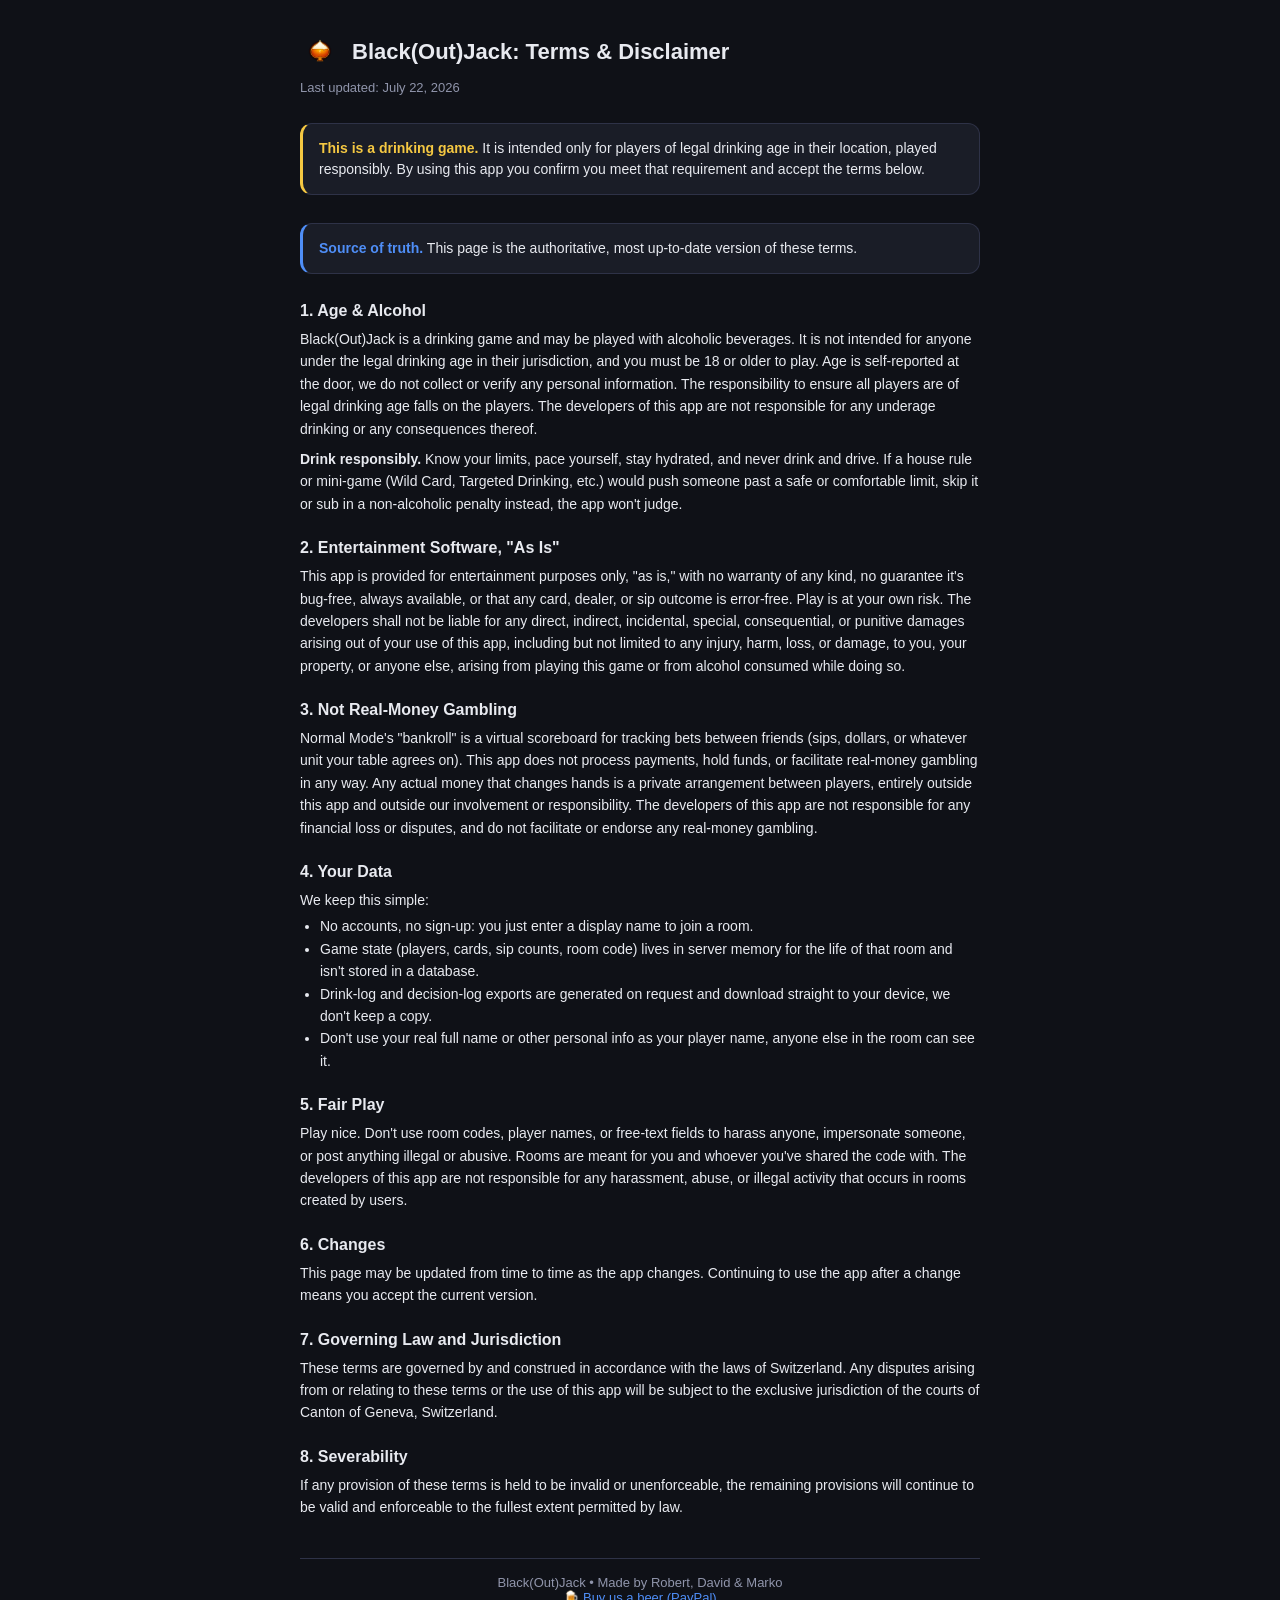
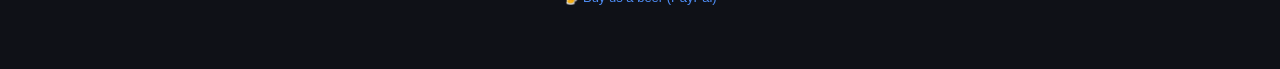
<file: templates/terms.html>
<!DOCTYPE html>
<html lang="en">
<head>
<meta charset="UTF-8">
<meta name="viewport" content="width=device-width, initial-scale=1">
<link rel="apple-touch-icon" href="/static/img/logo.png">
<link rel="icon" href="/static/img/logo.png" type="image/png">
<title>Terms &amp; Disclaimer — Black(Out)Jack</title>
<link rel="stylesheet" href="/static/css/main.css">
<link rel="stylesheet" href="/static/css/terms.css">
</head>
<body>
<div class="terms-page">

  <div class="terms-header">
    <img src="/static/img/logo-transparent.png" alt="Black(Out)Jack Logo">
    <h1>Black(Out)Jack: Terms &amp; Disclaimer</h1>
  </div>
  <div class="terms-updated">Last updated: July 22, 2026</div>

  <div class="terms-notice">
    <strong>This is a drinking game.</strong> It is intended only for players of legal
    drinking age in their location, played responsibly. By using this app you confirm
    you meet that requirement and accept the terms below.
  </div>

  <div class="terms-notice terms-notice-source">
    <strong>Source of truth.</strong> This page is the authoritative, most
    up-to-date version of these terms.
  </div>

  <section class="terms-section">
    <h2>1. Age &amp; Alcohol</h2>
    <p>
      Black(Out)Jack is a drinking game and may be played with alcoholic beverages.
      It is not intended for anyone under the legal drinking age in their jurisdiction,
      and you must be 18 or older to play. Age is self-reported at the door, we do not
      collect or verify any personal information.
      The responsibility to ensure all players are of legal drinking age falls on the players.
      The developers of this app are not responsible for any underage drinking or any consequences thereof.
    </p>
    <p>
      <strong>Drink responsibly.</strong> Know your limits, pace yourself, stay
      hydrated, and never drink and drive. If a house rule or mini-game (Wild Card,
      Targeted Drinking, etc.) would push someone past a safe or comfortable limit,
      skip it or sub in a non-alcoholic penalty instead, the app won't judge.
    </p>
  </section>

  <section class="terms-section">
    <h2>2. Entertainment Software, "As Is"</h2>
    <p>
      This app is provided for entertainment purposes only, "as is," with no
      warranty of any kind, no guarantee it's bug-free, always available, or that
      any card, dealer, or sip outcome is error-free. Play is at your own risk. The
      developers shall not be liable for any direct, indirect, incidental, special, consequential, or punitive
      damages arising out of your use of this app, including but not limited to any injury, harm, loss, or damage, to you,
      your property, or anyone else, arising from playing this game or from alcohol consumed while doing so.
    </p>
  </section>

  <section class="terms-section">
    <h2>3. Not Real-Money Gambling</h2>
    <p>
      Normal Mode's "bankroll" is a virtual scoreboard for tracking bets between
      friends (sips, dollars, or whatever unit your table agrees on). This app
      does not process payments, hold funds, or facilitate real-money gambling in
      any way. Any actual money that changes hands is a private arrangement
      between players, entirely outside this app and outside our involvement or
      responsibility.
      The developers of this app are not responsible for any financial loss or disputes,
      and do not facilitate or endorse any real-money gambling.
    </p>
  </section>

  <section class="terms-section">
    <h2>4. Your Data</h2>
    <p>We keep this simple:</p>
    <ul>
      <li>No accounts, no sign-up: you just enter a display name to join a room.</li>
      <li>Game state (players, cards, sip counts, room code) lives in server memory for the life of that room and isn't stored in a database.</li>
      <li>Drink-log and decision-log exports are generated on request and download straight to your device, we don't keep a copy.</li>
      <li>Don't use your real full name or other personal info as your player name, anyone else in the room can see it.</li>
    </ul>
  </section>

  <section class="terms-section">
    <h2>5. Fair Play</h2>
    <p>
      Play nice. Don't use room codes, player names, or free-text fields to
      harass anyone, impersonate someone, or post anything illegal or abusive.
      Rooms are meant for you and whoever you've shared the code with.
      The developers of this app are not responsible for any harassment, abuse, or illegal activity that occurs in rooms created by users.
    </p>
  </section>

  <section class="terms-section">
    <h2>6. Changes</h2>
    <p>
      This page may be updated from time to time as the app changes. Continuing
      to use the app after a change means you accept the current version.
    </p>
  </section>

  <section class="terms-section">
    <h2>7. Governing Law and Jurisdiction</h2>
    <p>
      These terms are governed by and construed in accordance with the laws of Switzerland.
      Any disputes arising from or relating to these terms or the use of this app will be subject to
      the exclusive jurisdiction of the courts of Canton of Geneva, Switzerland.
    </p>
  </section>

  <section class="terms-section">
    <h2>8. Severability</h2>
    <p>
      If any provision of these terms is held to be invalid or unenforceable,
      the remaining provisions will continue to be valid and enforceable to the fullest extent permitted by law.
    </p>
  </section>

  <div class="terms-footer">
    Black(Out)Jack &bull; Made by Robert, David &amp; Marko<br>
    <a href="https://paypal.me/robertmichels" target="_blank" rel="noopener">
      🍺 Buy us a beer (PayPal)
    </a>
  </div>

</div>
</body>
</html>
</file>
<file: static/css/main.css>
/* ============================================================
   main.css — variables, reset, base layout, PWA chrome
   ============================================================ */

:root {
  --bg:      #0f1117;
  --surface: #1a1d27;
  --border:  #2e3247;
  --accent:  #4f8ef7;
  --green:   #3ecf6e;
  --red:     #e05c5c;
  --yellow:  #f5c842;
  --text:    #e8eaf0;
  --muted:   #9095ab;   /* 5.7:1 on --surface (was #7a7f96, 4.25:1 — below WCAG AA) */
  --purple:  #a78bfa;   /* dealer-row / trivia "history" category accent */
  --on-fill: #0f1117;   /* text on any colored fill (accent/green/red/yellow) — >=5.2:1 on all four */
  --border-control: #5a6080;  /* outline of buttons/inputs — 3:1 vs --bg (WCAG 1.4.11); --border stays for dividers */
  --text-danger: color-mix(in srgb, var(--red) 80%, white);  /* red text on red tints — >=5:1 where plain --red was 3.9 */

  /* surfaces — every panel shade lives here, not as literals in components */
  --surface-sunken: #13151e;         /* left column, KPI tab bar, sticky table head */
  --surface-raised: #1f2230;         /* player seat cards */
  --surface-dealer: #251c2c;         /* dealer seat card (purple cast) */
  --surface-dealer-sunken: #1a1527;  /* dealer panel strip */

  /* white washes over any surface: 1 subtle fill · 2 hover/pressed · 3 resting control · 4 hover of 3 */
  --wash-1: rgba(255,255,255,.04);
  --wash-2: rgba(255,255,255,.07);
  --wash-3: rgba(255,255,255,.1);
  --wash-4: rgba(255,255,255,.18);
  --scrim:  rgba(0,0,0,.75);          /* backdrop behind every modal/overlay */
  --shadow-modal: 0 8px 40px rgba(0,0,0,.6);
  --radius:  12px;
  --tap:     48px;
}

* { box-sizing: border-box; margin: 0; padding: 0; -webkit-tap-highlight-color: transparent; }

/* Safari: reset native form-control chrome so CSS styling actually applies */
button, input, select, textarea {
  -webkit-appearance: none;
  appearance: none;
  font-family: inherit;
  font-size: inherit;
}

html, body {
  height: 100%;
  background: var(--bg);
  color: var(--text);
  font-family: -apple-system, BlinkMacSystemFont, "Segoe UI", sans-serif;
  font-size: 16px;
  overscroll-behavior: none;           /* Chromium/Firefox */
  -webkit-overflow-scrolling: touch;   /* iOS smooth scroll */
}

/* ---- LAYOUT ---- */
/* 100vh first as fallback for Safari < 15.4 which doesn't support dvh */
#app {
  position: fixed;
  top: 0; left: 0; right: 0;
  /* Explicit height instead of `inset: 0`: on iPhone Safari a bottom-anchored
     fixed box drifts away from its tap area as the browser toolbar shows/hides,
     so taps on the bottom nav landed on the buttons above it. Falls back
     100vh -> -webkit-fill-available -> 100dvh as support allows. */
  height: 100vh;
  height: -webkit-fill-available;
  height: 100dvh;
  display: flex;
  flex-direction: column;
  /* Header and bottom nav are both --surface, so painting it here makes the
     status-bar / home-indicator zones read as part of them (viewport-fit=cover). */
  background: var(--surface);
  padding: env(safe-area-inset-top, 0px) env(safe-area-inset-right, 0px)
           env(safe-area-inset-bottom, 0px) env(safe-area-inset-left, 0px);
}

/* Home-screen app (standalone, black-translucent status bar): iOS sizes
   100dvh as the screen *minus the status bar*, so the top-anchored box above
   ended that much short of the bottom and the bottom nav floated up off the
   home-indicator zone. There is no browser toolbar here to make a
   bottom-anchored box drift, so pin both edges instead. */
@media (display-mode: standalone) {
  #app { bottom: 0; height: auto; }
}

header {
  position: relative;
  flex-shrink: 0;
  padding: 6px 16px;
  background: var(--surface);
  border-bottom: 1px solid var(--border);
  display: flex; align-items: center; justify-content: space-between;
}
header h1 { font-size: 15px; font-weight: 700; letter-spacing: .3px; }
#header-sub { font-size: 11px; color: var(--muted); margin-top: 1px; }

/* ─── Logo ───
   Sized/positioned relative to the header's *content* box (excluding its
   safe-area-driven top padding), not the header's total height — otherwise
   the logo balloons in standalone mode where padding-top grows to clear the
   Dynamic Island / status bar. */
#header-logo {
  position: absolute;
  top: 8px;
  height: calc(100% - 16px);
  width: auto;
  aspect-ratio: 1;
  border-radius: 50%;
  cursor: pointer;
  transition: opacity .15s;

  /* Mobile: right-aligned */
  right: 16px;
}
#header-logo:active { opacity: .7; }

/* Wild Card: spin on click (presser only), flash on result (all clients).
   Uses `rotate` (CSS Motion Level 1) rather than `transform` so it
   composes safely with the desktop transform: translateX(-50%) centering. */
@keyframes wild-card-spin {
  from { rotate: 0deg; }
  to   { rotate: 360deg; }
}
@keyframes wild-card-flash {
  0%   { filter: drop-shadow(0 0 0px  transparent); }
  30%  { filter: drop-shadow(0 0 14px color-mix(in srgb, var(--yellow) 90%, transparent)); }
  70%  { filter: drop-shadow(0 0 8px  color-mix(in srgb, var(--yellow) 60%, transparent)); }
  100% { filter: drop-shadow(0 0 0px  transparent); }
}
#header-logo.wild-card-spin  { animation: wild-card-spin  .5s ease-in-out; }
#header-logo.wild-card-flash { animation: wild-card-flash .9s ease-in-out; }

/* ─── Desktop ─── */
@media (min-width: 640px) {
  header { padding: 12px 16px; }
  header h1 { font-size: 17px; }
  #header-sub { font-size: 12px; margin-top: 2px; }

  /* Sits right above the #left-col / #right-col divider (55% split) */
  #header-logo {
    top: 14px;
    height: calc(100% - 28px);
    left: 55%;
    right: auto;
    transform: translateX(-50%);
  }
}

.mode-badge {
  display: inline-block;
  font-size: 10px; font-weight: 700;
  text-transform: uppercase; letter-spacing: .6px;
  padding: 2px 6px; border-radius: 4px;
  margin-left: 6px; vertical-align: middle;
}
.mode-badge.referee { background: var(--border); color: var(--muted); }
.mode-badge.digital { background: color-mix(in srgb, var(--green) 15%, transparent); color: var(--green); }
.mode-badge.normal  { background: color-mix(in srgb, var(--accent) 15%, transparent); color: var(--accent); }

/* ---- TWO-COLUMN MAIN AREA ---- */
#main-content {
  display: flex;
  flex: 1;
  overflow: hidden;
  min-height: 0;
}
/* Left: player seats */
#left-col {
  flex: 55%;
  overflow-y: auto;
  padding: 5px 8px;
  background: var(--surface-sunken);
  border-right: 1px solid var(--border);
  min-width: 0;
}
/* Right: dealer (sticky top) + chat log */
#right-col {
  flex: 45%;
  display: flex;
  flex-direction: column;
  overflow: hidden;
  min-width: 0;
}

/* Dealer card — always visible, never scrolls away */
#dealer-panel {
  flex-shrink: 0;
  padding: 5px 10px;
  background: var(--surface-dealer-sunken);
  border-bottom: 1px solid var(--border);
}
#dealer-panel .dp-header {
  display: flex; align-items: baseline; justify-content: space-between;
  font-size: 12px; font-weight: 700; margin-bottom: 4px;
}
#dealer-panel .dp-name  { color: var(--text); }
#dealer-panel .dp-role  { font-size: 10px; color: var(--muted); margin-left: 4px; }
#dealer-panel .dp-cards { display: flex; gap: 4px; overflow-x: auto; -webkit-overflow-scrolling: touch; padding-bottom: 2px; }

@media (max-width: 639px) {
  #dealer-panel .dp-cards {
    gap: 0;
    overflow-x: auto;
  }
  #dealer-panel .dp-cards .card-vis {
    margin-right: -6px;   /* slight overlap matching player cards */
  }
  #dealer-panel .dp-cards .card-vis:last-child {
    margin-right: 0;
  }
}

/* ---- SIP TICKER ---- */
#sip-ticker {
  flex-shrink: 0;
  display: none;
  align-items: center;
  gap: 10px;
  padding: 5px 14px;
  background: var(--surface);
  border-bottom: 1px solid var(--border);
  font-size: 12px;
  overflow-x: auto;
  -webkit-overflow-scrolling: touch;
}
#sip-ticker .st-total {
  font-weight: 800; font-size: 12px;
  color: var(--yellow); white-space: nowrap; flex-shrink: 0;
}
#sip-ticker .st-div { width: 1px; height: 13px; background: var(--border); flex-shrink: 0; }
#sip-ticker .st-player { display: flex; align-items: center; gap: 4px; white-space: nowrap; flex-shrink: 0; }
#sip-ticker .st-name  { font-size: 11px; color: var(--muted); max-width: 72px; overflow: hidden; text-overflow: ellipsis; }
#sip-ticker .st-count { font-size: 11px; font-weight: 700; color: var(--text); }

/* ---- SECTION LABELS ---- */
.label {
  font-size: 11px;
  font-weight: 700;
  text-transform: uppercase;
  letter-spacing: .6px;
  color: var(--muted);
  margin-bottom: 4px;
  margin-top: 1px;
}

/* ---- HEADER ROOM CODE ---- */
#header-room { font-size: 11px; color: var(--accent); margin-top: 1px; font-family: monospace; letter-spacing: 1px; cursor: pointer; }
#header-room:hover { text-decoration: underline; }

/* ---- DESKTOP HEADER ACTIONS (hidden on mobile) ---- */
#header-actions {
  display: flex;
  gap: 6px;
  align-items: center;
}

/* ---- BOTTOM NAV BAR (mobile only) ---- */
#bottom-nav {
  flex-shrink: 0;
  display: flex;
  background: var(--surface);
  border-top: 1px solid var(--border);
}
.bnav-btn {
  flex: 1;
  display: flex;
  flex-direction: column;
  align-items: center;
  justify-content: center;
  gap: 0;
  padding: 0;
  min-height: 52px;
  background: none;
  border: none;
  cursor: pointer;
  color: var(--muted);
  transition: color .15s, background .15s;
}
.bnav-btn:active { background: var(--wash-2); }
.bnav-btn { touch-action: manipulation; }
.bnav-icon {
  font-size: 22px;
  line-height: 1;
  height: 36px;
  width: 56px;
  display: flex;
  align-items: center;
  justify-content: center;
  background: var(--wash-1);
  border-radius: 16px;
}
#btn-admin-nav .bnav-icon { transform: translateY(12px); } /* admin icon is taller than others; nudge down to keep it vertically centered in the nav bar */
.bnav-label { display: none; }
.bnav-home { color: var(--red); }

/* ---- RESPONSIVE: swap nav location at 640px ---- */
@media (min-width: 640px) {
  #bottom-nav   { display: none; }
  #header-actions { display: flex; }
}
@media (max-width: 639px) {
  #header-actions { display: none; }
}
</file>
<file: static/css/terms.css>
/* ============================================================
   terms.css — standalone Terms & Disclaimer page
   Not part of the game bundle (see asset_bundler.py) -- this page
   is only ever loaded on its own via /terms, so it's linked directly.
   ============================================================ */

.terms-page {
  max-width: 720px;
  margin: 0 auto;
  padding: 32px 20px 64px;
}

.terms-header {
  display: flex;
  align-items: center;
  gap: 12px;
  margin-bottom: 8px;
}

.terms-header img {
  width: 40px;
  height: 40px;
}

.terms-header h1 {
  font-size: 22px;
  font-weight: 800;
}

.terms-updated {
  color: var(--muted);
  font-size: 13px;
  margin-bottom: 28px;
}

.terms-notice {
  background: var(--surface);
  border: 1px solid var(--border);
  border-left: 3px solid var(--yellow);
  border-radius: var(--radius);
  padding: 14px 16px;
  margin-bottom: 28px;
  font-size: 14px;
  line-height: 1.5;
}

.terms-notice strong { color: var(--yellow); }

.terms-notice-source {
  border-left-color: var(--accent);
}

.terms-notice-source strong { color: var(--accent); }
.terms-notice-source a { color: var(--accent); }

section.terms-section {
  margin-bottom: 24px;
}

.terms-section h2 {
  font-size: 16px;
  font-weight: 700;
  margin-bottom: 8px;
  color: var(--text);
}

.terms-section p,
.terms-section li {
  font-size: 14px;
  line-height: 1.6;
  color: var(--text);
}

.terms-section ul {
  padding-left: 20px;
  margin-top: 4px;
}

.terms-section p + p { margin-top: 8px; }

.terms-back {
  display: inline-block;
  margin-top: 12px;
  margin-bottom: 24px;
  color: var(--accent);
  text-decoration: none;
  font-size: 14px;
}

.terms-back:hover { text-decoration: underline; }

.terms-footer {
  margin-top: 40px;
  padding-top: 16px;
  border-top: 1px solid var(--border);
  color: var(--muted);
  font-size: 13px;
  text-align: center;
}

.terms-footer a {
  color: var(--accent);
  text-decoration: none;
}

.terms-footer a:hover { text-decoration: underline; }
</file>
